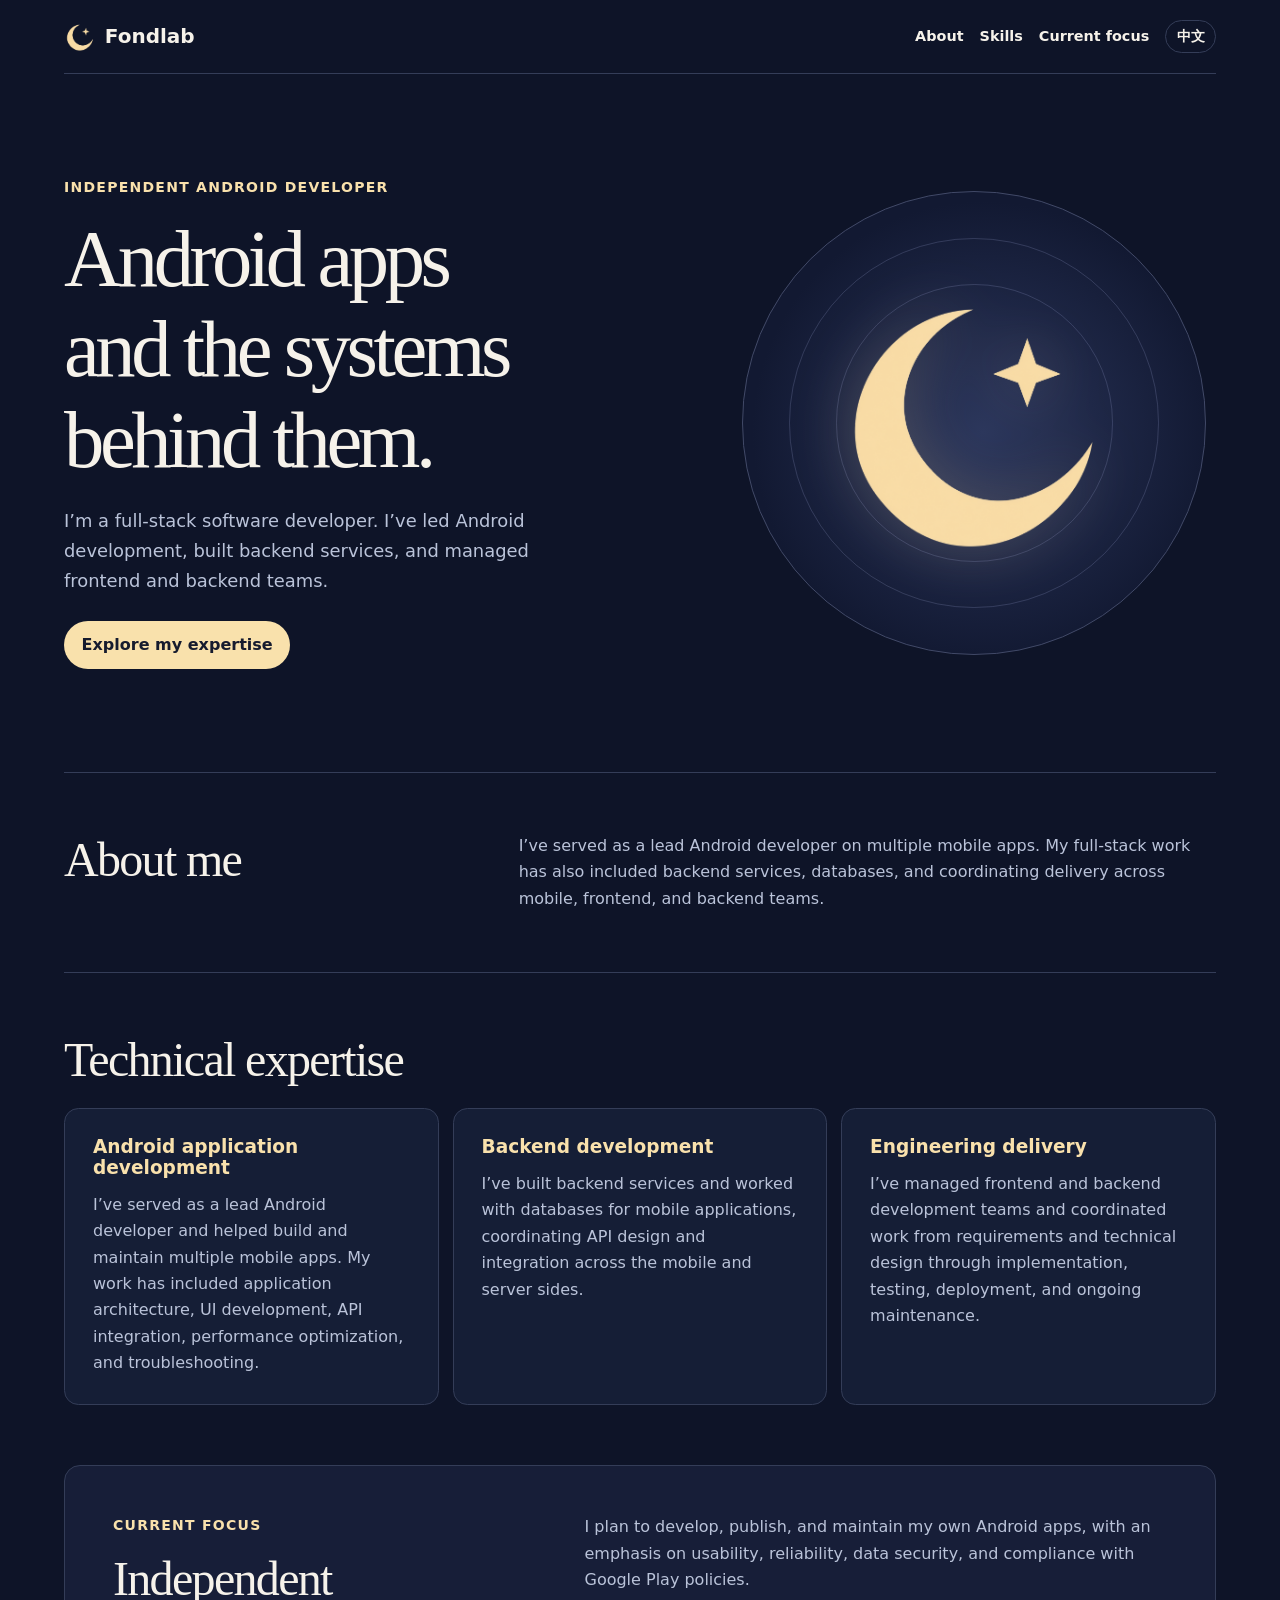
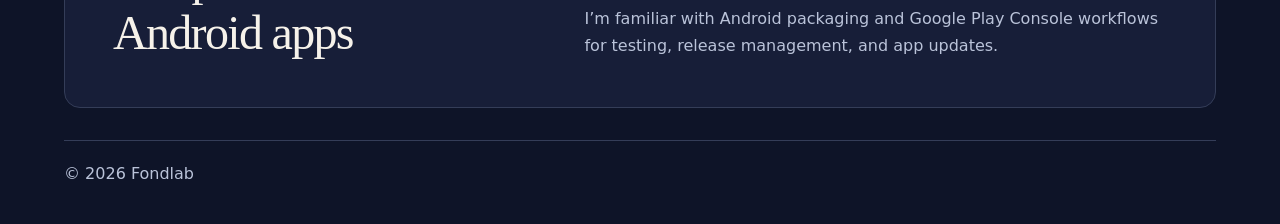
<file: index.html>
<!doctype html>
<html lang="en">
<head>
  <meta charset="utf-8">
  <meta name="viewport" content="width=device-width, initial-scale=1">
  <meta name="description" content="Fondlab is the personal developer site of a full-stack software developer with experience leading Android development and building backend services.">
  <meta name="theme-color" content="#0e1428">
  <title>Fondlab | Independent Android Developer</title>
  <link rel="alternate" hreflang="zh-Hans" href="https://fondlab.github.io/zh/">
  <script src="language.js" data-language="en"></script>
  <link rel="icon" type="image/png" href="assets/fondlab-moon.png">
  <link rel="stylesheet" href="styles.css?v=moon">
</head>
<body>
  <a class="skip-link" href="#main">Skip to content</a>
  <header class="site-header wrap">
    <a class="brand" href="./"><img class="brand-mark" src="assets/fondlab-moon.png" width="32" height="32" alt="">Fondlab</a>
    <nav aria-label="Main navigation">
      <a href="#about">About</a>
      <a href="#experience">Skills</a>
      <a href="#focus">Current focus</a>
      <a class="language" href="./zh/?lang=zh" lang="zh-Hans" hreflang="zh-Hans">中文</a>
    </nav>
  </header>

  <main id="main" class="wrap">
    <section class="hero" aria-labelledby="intro">
      <div>
        <p class="eyebrow">Independent Android developer</p>
        <h1 id="intro">Android apps and the systems behind them.</h1>
        <p class="intro">I’m a full-stack software developer. I’ve led Android development, built backend services, and managed frontend and backend teams.</p>
        <a class="button" href="#experience">Explore my expertise</a>
      </div>
      <div class="moon-art" aria-hidden="true">
        <img src="assets/fondlab-moon.png" width="1254" height="1254" alt="">
      </div>
    </section>

    <section id="about" class="about" aria-labelledby="about-title">
      <h2 id="about-title">About me</h2>
      <p>I’ve served as a lead Android developer on multiple mobile apps. My full-stack work has also included backend services, databases, and coordinating delivery across mobile, frontend, and backend teams.</p>
    </section>

    <section id="experience" class="experience" aria-labelledby="experience-title">
      <h2 id="experience-title">Technical expertise</h2>
      <div class="experience-list">
        <article>
          <h3>Android application development</h3>
          <p>I’ve served as a lead Android developer and helped build and maintain multiple mobile apps. My work has included application architecture, UI development, API integration, performance optimization, and troubleshooting.</p>
        </article>
        <article>
          <h3>Backend development</h3>
          <p>I’ve built backend services and worked with databases for mobile applications, coordinating API design and integration across the mobile and server sides.</p>
        </article>
        <article>
          <h3>Engineering delivery</h3>
          <p>I’ve managed frontend and backend development teams and coordinated work from requirements and technical design through implementation, testing, deployment, and ongoing maintenance.</p>
        </article>
      </div>
    </section>

    <section id="focus" class="focus" aria-labelledby="focus-title">
      <div>
        <p class="eyebrow">Current focus</p>
        <h2 id="focus-title">Independent Android apps</h2>
      </div>
      <div>
        <p>I plan to develop, publish, and maintain my own Android apps, with an emphasis on usability, reliability, data security, and compliance with Google Play policies.</p>
        <p>I’m familiar with Android packaging and Google Play Console workflows for testing, release management, and app updates.</p>
      </div>
    </section>
  </main>

  <footer class="site-footer wrap">
    <p>© 2026 Fondlab</p>
  </footer>
</body>
</html>
</file>
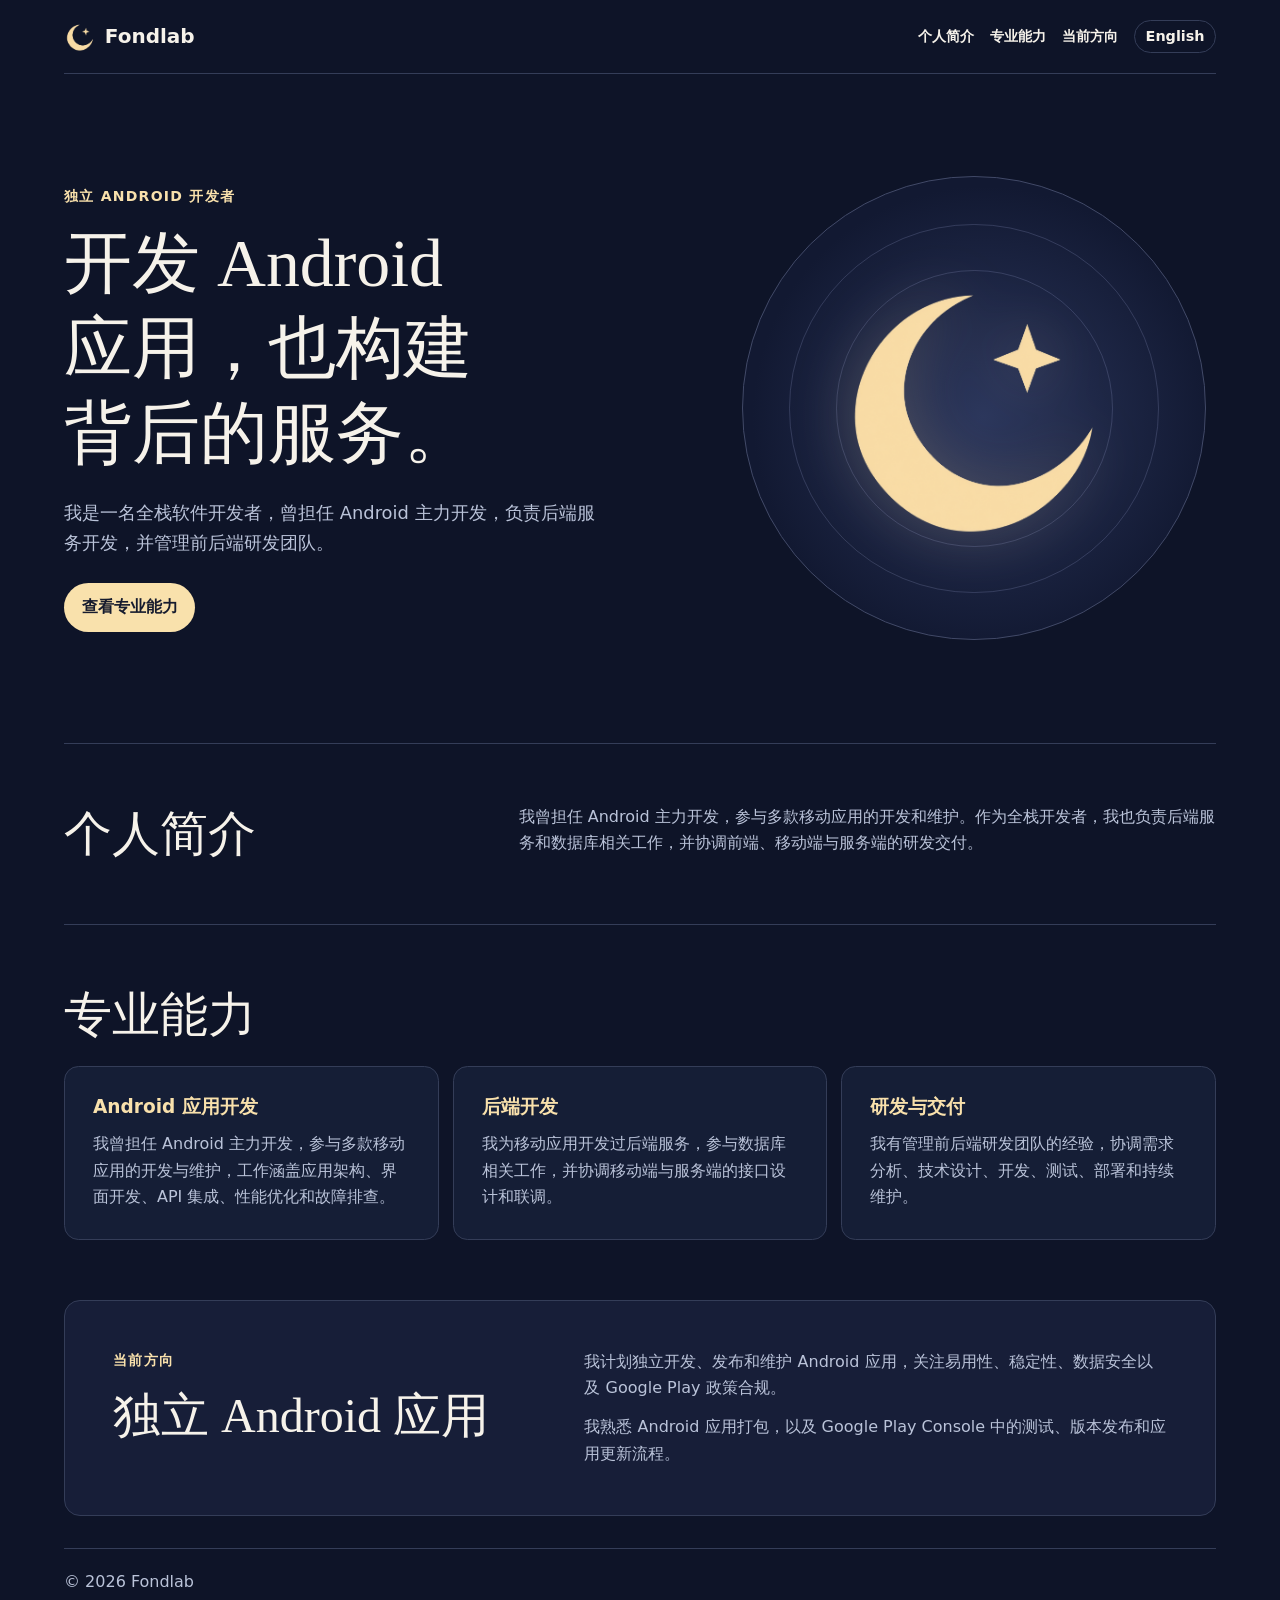
<file: zh/index.html>
<!doctype html>
<html lang="zh-Hans">
<head>
  <meta charset="utf-8">
  <meta name="viewport" content="width=device-width, initial-scale=1">
  <meta name="description" content="Fondlab 是一名拥有 Android 主力开发、后端服务开发及研发团队管理经验的全栈开发者的个人网站。">
  <meta name="theme-color" content="#0e1428">
  <title>Fondlab | 独立 Android 开发者</title>
  <link rel="alternate" hreflang="en" href="https://fondlab.github.io/">
  <script src="../language.js" data-language="zh"></script>
  <link rel="icon" type="image/png" href="../assets/fondlab-moon.png">
  <link rel="stylesheet" href="../styles.css?v=moon">
</head>
<body>
  <a class="skip-link" href="#main">跳转到正文</a>
  <header class="site-header wrap">
    <a class="brand" href="./"><img class="brand-mark" src="../assets/fondlab-moon.png" width="32" height="32" alt="">Fondlab</a>
    <nav aria-label="主导航">
      <a href="#about">个人简介</a>
      <a href="#experience">专业能力</a>
      <a href="#focus">当前方向</a>
      <a class="language" href="../?lang=en" lang="en" hreflang="en">English</a>
    </nav>
  </header>

  <main id="main" class="wrap">
    <section class="hero" aria-labelledby="intro">
      <div>
        <p class="eyebrow">独立 Android 开发者</p>
        <h1 id="intro">开发 Android 应用，也构建背后的服务。</h1>
        <p class="intro">我是一名全栈软件开发者，曾担任 Android 主力开发，负责后端服务开发，并管理前后端研发团队。</p>
        <a class="button" href="#experience">查看专业能力</a>
      </div>
      <div class="moon-art" aria-hidden="true">
        <img src="../assets/fondlab-moon.png" width="1254" height="1254" alt="">
      </div>
    </section>

    <section id="about" class="about" aria-labelledby="about-title">
      <h2 id="about-title">个人简介</h2>
      <p>我曾担任 Android 主力开发，参与多款移动应用的开发和维护。作为全栈开发者，我也负责后端服务和数据库相关工作，并协调前端、移动端与服务端的研发交付。</p>
    </section>

    <section id="experience" class="experience" aria-labelledby="experience-title">
      <h2 id="experience-title">专业能力</h2>
      <div class="experience-list">
        <article>
          <h3>Android 应用开发</h3>
          <p>我曾担任 Android 主力开发，参与多款移动应用的开发与维护，工作涵盖应用架构、界面开发、API 集成、性能优化和故障排查。</p>
        </article>
        <article>
          <h3>后端开发</h3>
          <p>我为移动应用开发过后端服务，参与数据库相关工作，并协调移动端与服务端的接口设计和联调。</p>
        </article>
        <article>
          <h3>研发与交付</h3>
          <p>我有管理前后端研发团队的经验，协调需求分析、技术设计、开发、测试、部署和持续维护。</p>
        </article>
      </div>
    </section>

    <section id="focus" class="focus" aria-labelledby="focus-title">
      <div>
        <p class="eyebrow">当前方向</p>
        <h2 id="focus-title">独立 Android 应用</h2>
      </div>
      <div>
        <p>我计划独立开发、发布和维护 Android 应用，关注易用性、稳定性、数据安全以及 Google Play 政策合规。</p>
        <p>我熟悉 Android 应用打包，以及 Google Play Console 中的测试、版本发布和应用更新流程。</p>
      </div>
    </section>
  </main>

  <footer class="site-footer wrap">
    <p>© 2026 Fondlab</p>
  </footer>
</body>
</html>
</file>
<file: styles.css>
:root {
  color-scheme: dark;
  font-family: system-ui, sans-serif;
  color: #f6f2ea;
  background: #0e1428;
  line-height: 1.65;
  --muted: #bac3d9;
  --line: #343d58;
  --gold: #f9e1ac;
}

* { box-sizing: border-box; }
body, h1, h2, h3, p { margin: 0; }
a { color: inherit; text-underline-offset: .23em; }
a:focus-visible { outline: 3px solid var(--gold); outline-offset: 5px; }
.wrap { width: min(72rem, calc(100% - 3rem)); margin-inline: auto; }
.skip-link { position: absolute; top: 1rem; left: 1rem; z-index: 1; transform: translateY(-200%); padding: .5rem 1rem; background: #0e1428; }
.skip-link:focus { transform: none; }
.site-header, .site-footer {
  display: flex;
  align-items: center;
  justify-content: space-between;
  gap: .75rem 1.5rem;
  flex-wrap: wrap;
  padding-block: 1.25rem;
}
.site-header { border-bottom: 1px solid var(--line); }
.brand, nav { display: flex; align-items: center; gap: 1rem; }
.brand { gap: .55rem; font-size: 1.25rem; font-weight: 730; text-decoration: none; }
.brand-mark { display: block; object-fit: contain; }
nav { flex-wrap: wrap; }
nav a { font-size: .9rem; font-weight: 630; }
nav a { text-decoration: none; }
nav a:hover { color: var(--gold); text-decoration: underline; }
.language { padding: .2rem .65rem; border: 1px solid var(--line); border-radius: 99px; }
.hero {
  display: grid;
  grid-template-columns: 1.25fr 1fr;
  align-items: center;
  gap: clamp(1.5rem, 5vw, 5rem);
  padding-block: clamp(3rem, 8vw, 6.5rem);
}
.eyebrow { color: var(--gold); font-size: .875rem; font-weight: 730; letter-spacing: .09em; text-transform: uppercase; margin-bottom: .9rem; }
h1, h2, h3 { line-height: 1.12; text-wrap: balance; }
h1, h2 { font-family: Georgia, "Songti SC", SimSun, serif; font-weight: 500; }
h1 { font-size: clamp(2.8rem, 6.3vw, 5.7rem); letter-spacing: -.055em; }
h2 { font-size: clamp(2rem, 4vw, 3rem); letter-spacing: -.035em; }
h3 { font-size: 1.16rem; }
.intro { margin-block: 1.35rem 1.6rem; color: var(--muted); font-size: 1.12rem; max-width: 34rem; }
.button { display: inline-block; padding: .7rem 1.1rem; border-radius: 99px; background: var(--gold); color: #161b2e; font-weight: 730; text-decoration: none; }
.button:hover { background: #fff0cd; }
.moon-art {
  position: relative;
  display: grid;
  place-items: center;
  aspect-ratio: 1;
  width: min(100%, 29rem);
  justify-self: center;
  border: 1px solid #414967;
  border-radius: 50%;
  background: radial-gradient(circle at 52% 52%, #2b365c, #121932 68%);
}
.moon-art::before, .moon-art::after {
  position: absolute;
  content: "";
  inset: 10%;
  border: 1px solid #929ac73d;
  border-radius: 50%;
}
.moon-art::after { inset: 20%; }
.moon-art img { z-index: 1; width: 64%; height: auto; filter: drop-shadow(0 0 1.9rem #f9e1ac38); }
.about, .experience { border-top: 1px solid var(--line); padding-block: clamp(2rem, 5vw, 3.75rem); }
.about { display: grid; grid-template-columns: 1fr 1.65fr; align-items: start; gap: 1rem 2rem; }
.about p, .experience-list p, .focus p:not(.eyebrow) { color: var(--muted); }
.experience-list { display: grid; grid-template-columns: repeat(3, minmax(0, 1fr)); gap: .85rem; margin-top: 1.35rem; }
.experience-list article { padding: clamp(1.15rem, 2.4vw, 1.75rem); border: 1px solid var(--line); border-radius: .9rem; background: #151e36; }
.experience-list h3 { margin-bottom: .8rem; color: var(--gold); }
.focus { display: grid; grid-template-columns: 1fr 1.35fr; gap: 1.4rem 2.5rem; padding: clamp(1.4rem, 5vw, 3rem); border: 1px solid var(--line); border-radius: 1rem; background: #171e38; }
.focus p + p { margin-top: .8rem; }
.site-footer { margin-block: 2rem 1rem; color: var(--muted); border-top: 1px solid var(--line); }
section[id], main[id] { scroll-margin-top: 1.25rem; }
:lang(zh-Hans) h1, :lang(zh-Hans) h2, :lang(zh-Hans) h3 { letter-spacing: normal; line-height: 1.25; }
:lang(zh-Hans) h1 { font-size: clamp(2.25rem, 5.3vw, 4.45rem); }

@media (max-width: 47rem) {
  .hero, .about, .experience-list, .focus { grid-template-columns: minmax(0, 1fr); }
  .moon-art { width: min(74%, 19rem); }
}
@media (max-width: 26rem) {
  .wrap { width: calc(100% - 2rem); }
  nav { gap: .5rem .85rem; }
}
</file>
